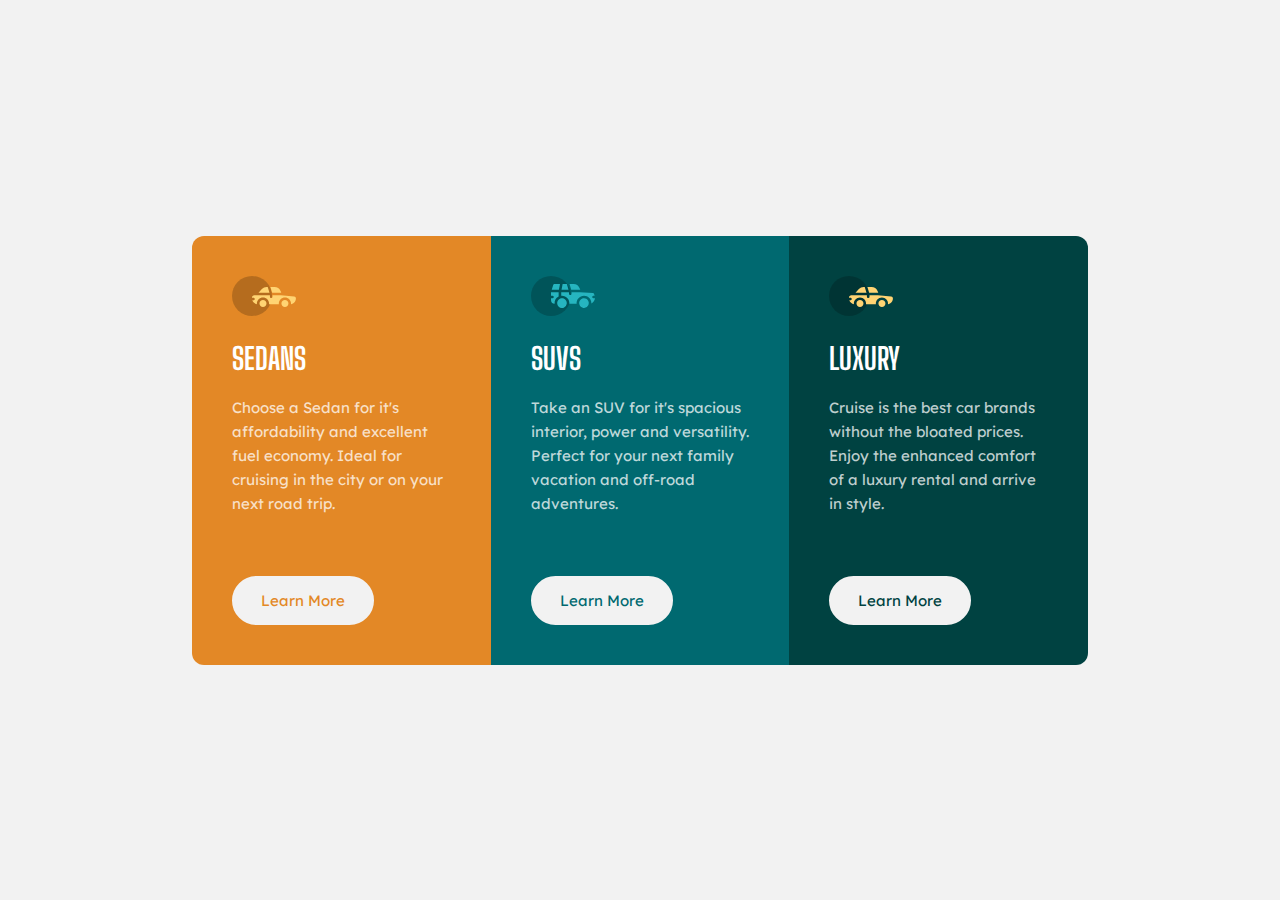
<file: columncard.html>
<!DOCTYPE html>
<html lang="en">
<head>
    <meta charset="UTF-8">
    <meta http-equiv="X-UA-Compatible" content="IE=edge">
    <meta name="viewport" content="width=device-width, initial-scale=1.0">
    <title>columncard</title>
    <link rel="stylesheet" href="columncard.css">
    <link rel="preconnect" href="https://fonts.googleapis.com">
<link rel="preconnect" href="https://fonts.gstatic.com" crossorigin>
<link href="https://fonts.googleapis.com/css2?family=Big+Shoulders+Display:wght@700&family=Lexend+Deca&display=swap" rel="stylesheet">
</head>
<body>
    <div class="container">
        <div class="wrapper">
            <div class=" box box1">
                <img src="img/icon-sedans.svg" alt="">
                <h2>SEDANS</h2>
                <p>Choose a Sedan for it's affordability and excellent fuel economy. Ideal for cruising in the city or on your next road trip.</p>
                <a href="#">Learn More</a>
            </div>

            <div class="box box2">
                <img src="img/icon-suvs.svg" alt="">
                <h2>SUVS</h2>
                <p>Take an SUV for it's spacious interior, power and versatility. Perfect for your next family vacation and off-road adventures.</p>
                <a href="#">Learn More</a>
            </div>

            <div class="box box3">
                <img src="img/icon-sedans.svg" alt="">
                <h2>LUXURY</h2>
                <p>Cruise is the best car brands without the bloated prices. Enjoy the enhanced comfort of a luxury rental and arrive in style.</p>
                <a href="#">Learn More</a>
            </div>
        </div>
    </div>
</body>
</html>
</file>
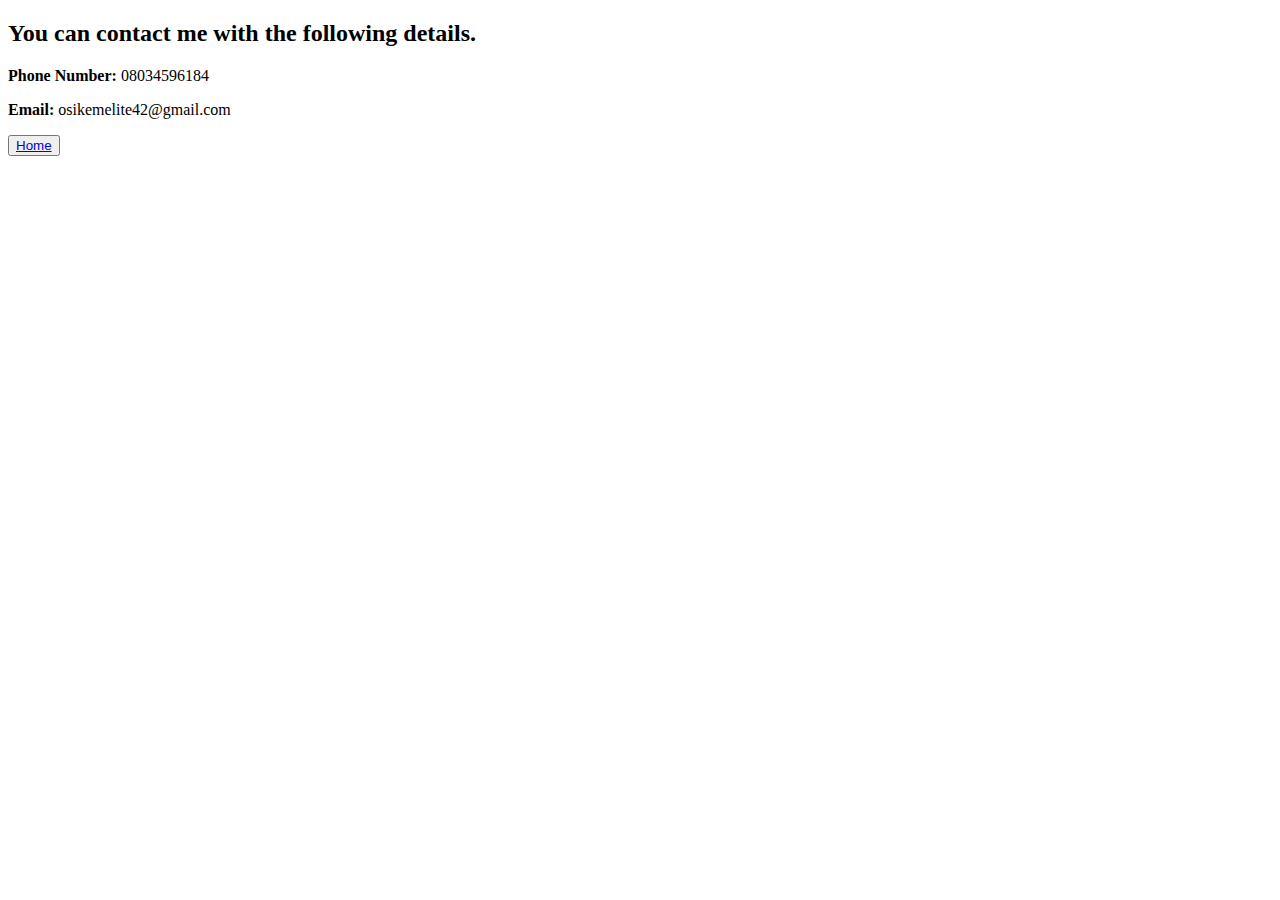
<file: contact.html>
<!DOCTYPE html>
<html lang="en">
<head>
    <meta charset="UTF-8">
    <meta http-equiv="X-UA-Compatible" content="IE=edge">
    <meta name="viewport" content="width=device-width, initial-scale=1.0">
    <title>Contact</title>
</head>
<body>
   <h2>You can contact me with the following details.</h2> 
   <p> <b>Phone Number:</b> 08034596184</p>
   <p><b>Email:</b> osikemelite42@gmail.com</p>
   <button>
    <a href="index.html">Home</a>
   </button>
   
</body>
</html>
</file>
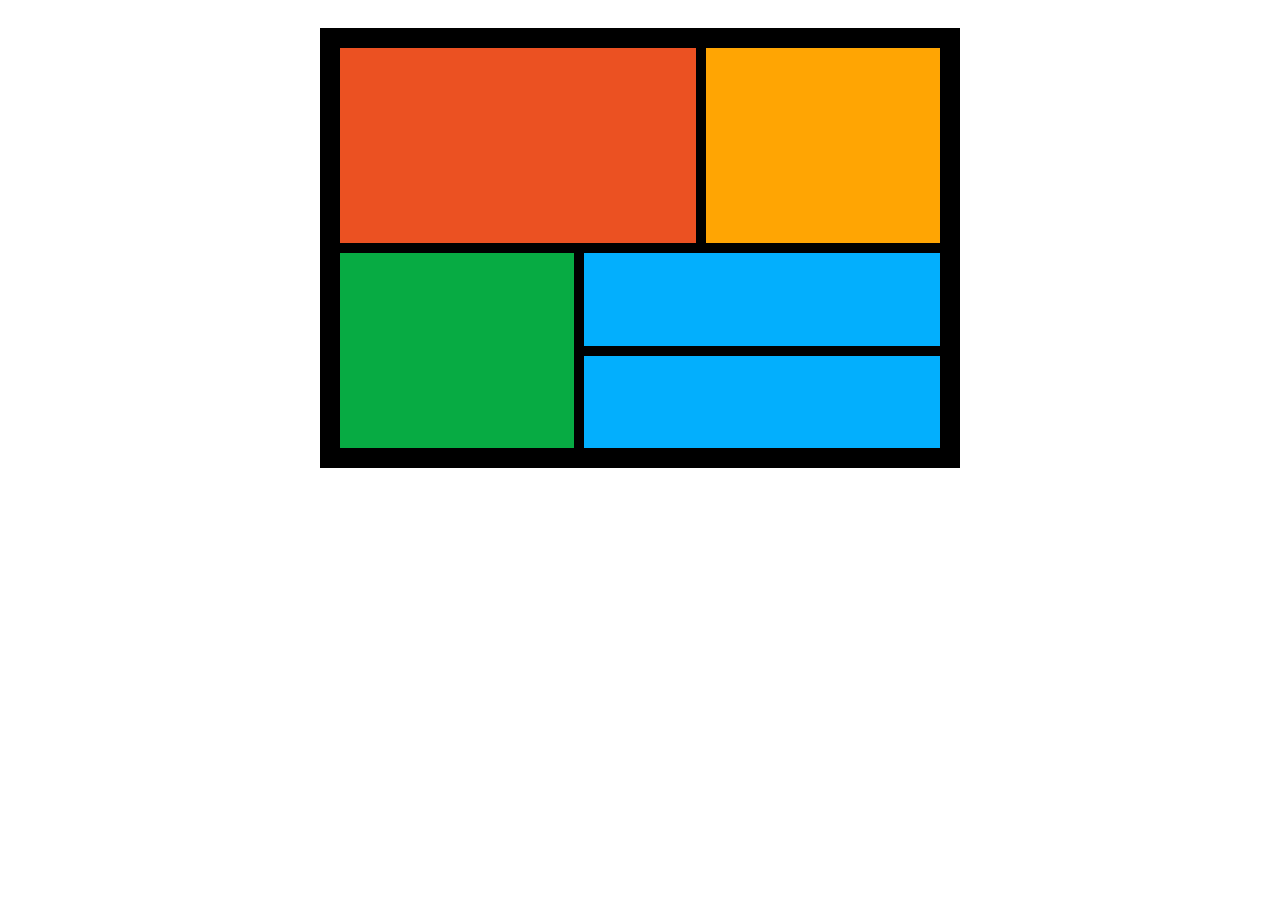
<file: grid.html>
<!DOCTYPE html>
<html lang="en">
<head>
    <meta charset="UTF-8">
    <meta http-equiv="X-UA-Compatible" content="IE=edge">
    <meta name="viewport" content="width=device-width, initial-scale=1.0">
    <title>Grid</title>
</head>
<body>
    <style>
        body {
            padding: 20px;
        }

        .container {
            display: grid;
            grid-template-columns: repeat(5, 1fr);
            grid-template-rows: repeat(4, 1fr);
            gap: 10px;
            max-width: 600px;
            height: 400px;
            margin: 0 auto;
            background-color: #000000;
            padding: 20px;
        }

        .red {
            grid-column: 1/4;
            grid-row: 1/3;
            background-color: #eb5122;
        }

        .orange {
            grid-column: 4/6;
            grid-row: 1/3;
            background-color: #ffa503;
        }

        .green {
            grid-column: 1/3;
            grid-row: 3/5;
            background-color: #07ab43;
        }

        .blue {
            grid-column: 3/6;
            background-color: #03affd;
        }
    </style>
</head>

<body>
    <div class="container">
        <div class="red"></div>
        <div class="orange"></div>
        <div class="green"></div>
        <div class="blue"></div>
        <div class="blue"></div>
    </div>
    

</body>
</html>
</file>
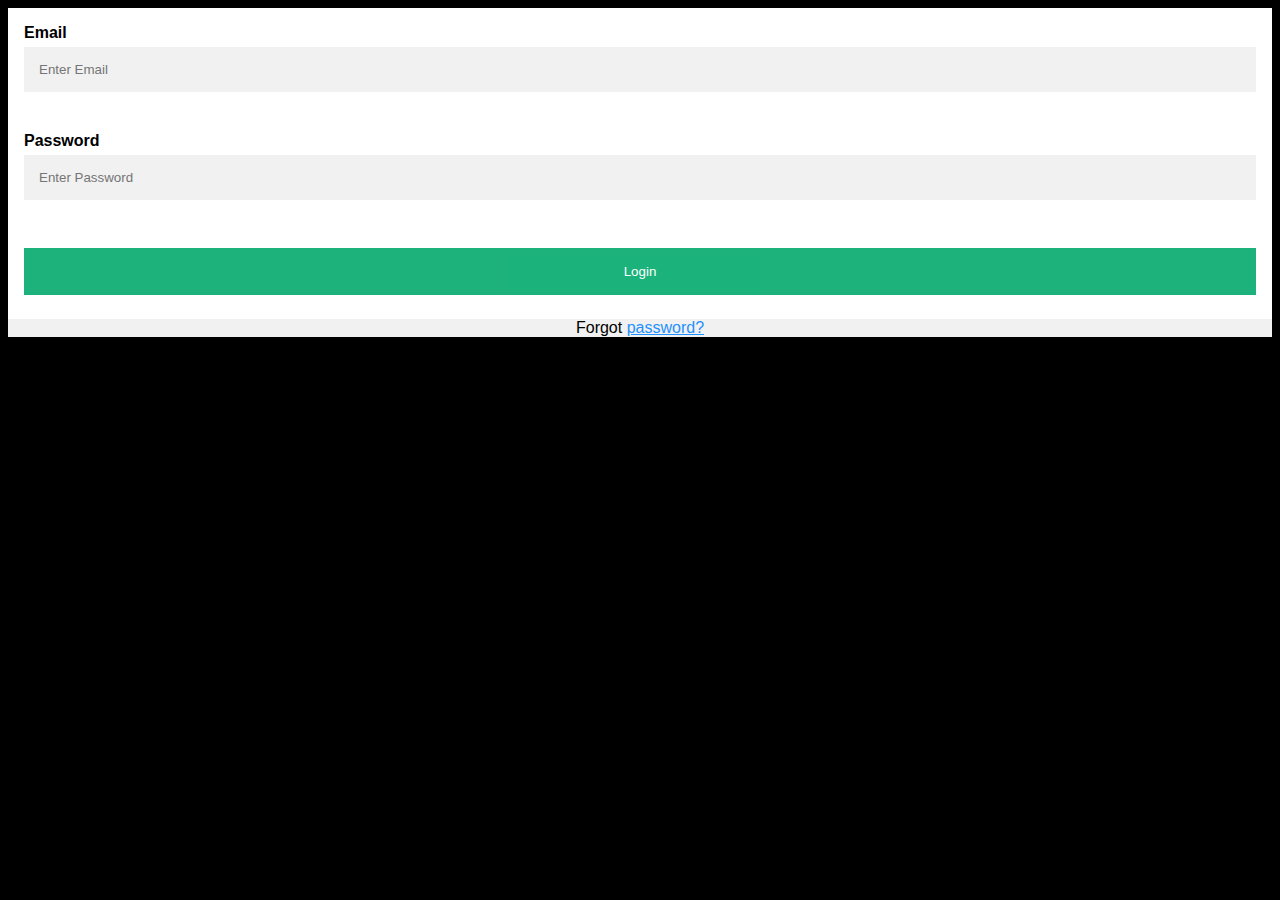
<file: login.html>
<!DOCTYPE html>
<html lang="en">
<head>
    <meta charset="UTF-8">
    <meta http-equiv="X-UA-Compatible" content="IE=edge">
    <meta name="viewport" content="width=device-width, initial-scale=1.0">
    <title>Login Page</title>
    <link rel="stylesheet" href="style.css">
</head>
<body>
    <form action="success.html">
        
          <div class="container">
            <label for="email"><b>Email</b></label>
            <input type="text" placeholder="Enter Email" name="email" id="email" required> <br><br>

        
            <label for="psw"><b>Password</b></label>
            <input type="password" placeholder="Enter Password" name="psw" pattern="(?=.*\d)(?=.*[a-z])(?=.*[A-Z]).{8,}" title="Must contain at least one number and one uppercase and lowercase letter, and at least 8 or more characters" required><br> <br>

        
            <button type="submit" class="registerbtn">Login</button>
            <label>
          </div>

        
          <div class="signin" style="background-color:#f1f1f1">
            <span class="psw">Forgot <a href="#">password?</a></span>
          </div>

    </form>
</body>
</html>
</file>
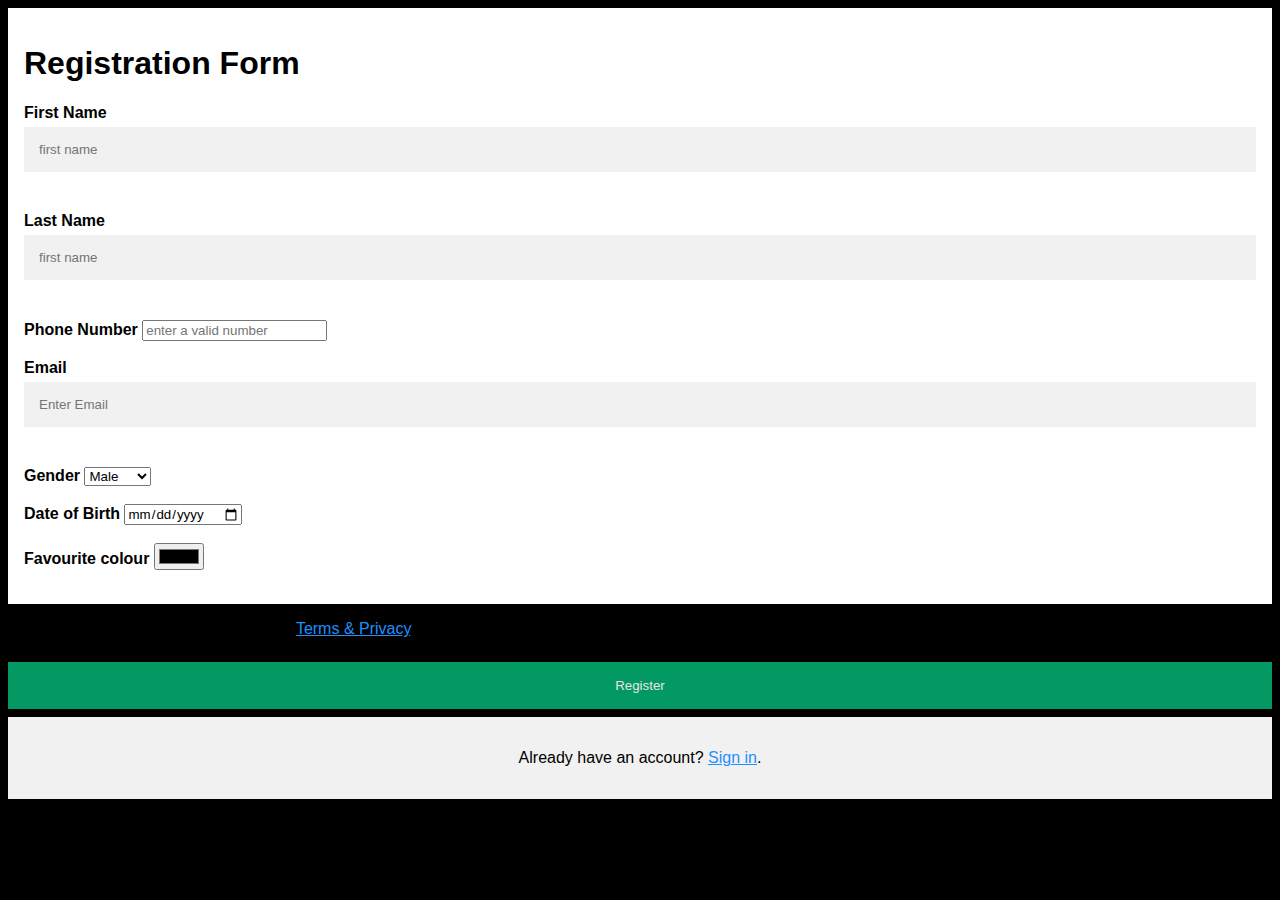
<file: registration.html>
<!DOCTYPE html>
<html lang="en">
<head>
    <meta charset="UTF-8">
    <meta http-equiv="X-UA-Compatible" content="IE=edge">
    <meta name="viewport" content="width=device-width, initial-scale=1.0">
    <title>registration page</title>
    <link rel="stylesheet" href="style.css">
</head>
<body>
    <form action="login.html">
        <div class="container">
            <h1>Registration Form</h1>

            <label for="First Name"><b>First Name</b> </label>
            <input type="text" placeholder="first name" name="first name" id="first name" required> <br><br>

            <label for="Last name"><b>Last Name</b> </label>
            <input type="text" placeholder="first name" name="first name" id="first name" required> <br> <br>

            <label for="phone number"><b>Phone Number</b></label>
            <input type="tel" placeholder="enter a valid number" name="phone number" id="phone number"> <br> <br>
        
            <label for="email"><b>Email</b></label>
            <input type="text" placeholder="Enter Email" name="email" id="email" required> <br><br>

            <label for="gender"><b>Gender</b></label>
            <select name="" id="">
                <option value="">Male</option>
                <option value="">Female</option>
            </select> <br> <br>

            <label for="DOB"><b>Date of Birth</b></label>
            <input type="date" name="DOB" id="DOB"> <br> <br>

            <label for="favourite colour"><b>Favourite colour</b></label>
            <input type="color" name="color" id="color"> <br> <br>
            </div>
        
            <p>By creating an account you agree to our <a href="#">Terms & Privacy</a>.</p>
            <button type="submit" class="registerbtn">Register</button>
          </div>
        
          <div class="container signin">
            <p>Already have an account? <a href="#">Sign in</a>.</p>
          </div>


    </form>
</body>
</html>
</file>
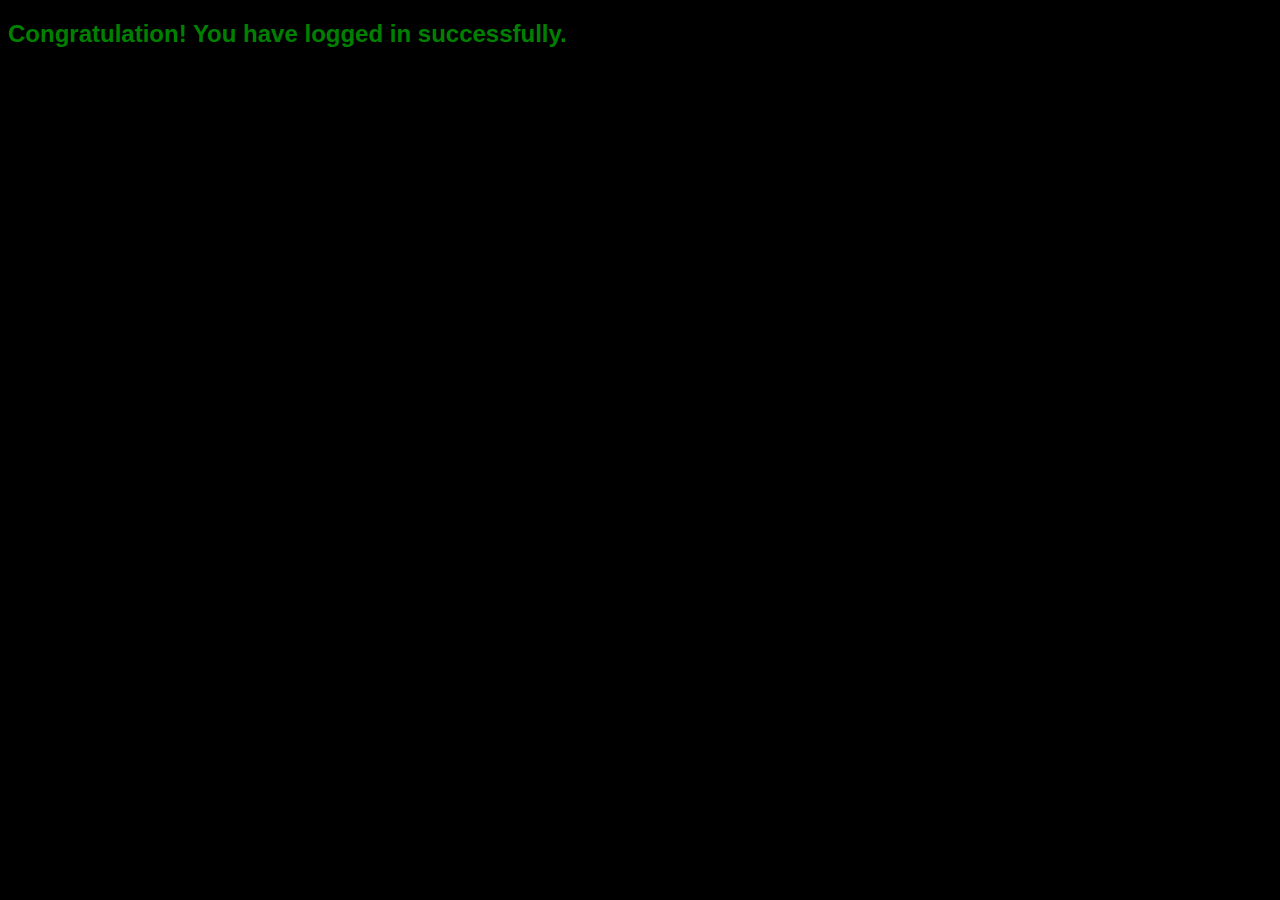
<file: success.html>
<!DOCTYPE html>
<html lang="en">
<head>
    <meta charset="UTF-8">
    <meta http-equiv="X-UA-Compatible" content="IE=edge">
    <meta name="viewport" content="width=device-width, initial-scale=1.0">
    <title>Document</title>
    <link rel="stylesheet" href="style.css">
</head>
<body>
<h2 style="color: green;">Congratulation! You have logged in successfully.</h2>
</body>
</html>
</file>
<file: columncard.css>
*{
    margin: 0;
    padding: 0;
}

body{
    background-color: hsla(0, 0%,  95%);
    min-height: 100vh;
    display: flex;
    align-items: center;
    font-size: 15px;
    font-family: 'Lexend Deca', sans-serif;
    font-weight: 400;
}

.wrapper{
    display: grid;
    grid-template-columns: 1fr 1fr 1fr;
    border-radius: 12px;
    margin: 2rem;
    overflow: hidden;
}

.container{
    max-width: 960px;
    margin: 0 auto;
}

.box1{
    background-color: hsl(31, 77%, 52%);
}

.box2{
    background-color: hsl(184, 100%, 22%);
}

.box3{
    background-color: hsl(179, 100%, 13%);
}

.box{
    padding: 40px;
}

.box h2{
    font-family: 'Big Shoulders Display', cursive;;
    text-transform: uppercase;
    color: white;
    font-size: 30px;
    margin-top: 20px;
}

.box p{
    color: hsla(0, 0%, 100%, 0.75);
    line-height: 1.6;
    margin-top: 20px;
}

.box a{
    text-decoration: none;
    background-color: hsl(0, 0%, 95%);
    padding: 13px 27px;
    border-radius: 26px;
    margin-top: 60px;
    display: inline-block;
    border: 2px solid hsl(0, 0%, 95%);
    transition: all .4s ease-in-out;
}

.box1 a{
    color:hsl(31, 77%, 52%) ;
}

.box2 a{
    color: hsl(184, 100%, 22%);

}

.box3 a{
    color: hsl(179, 100%, 13%);

}

.box a:hover{
    color: hsl(0, 0%, 95%);
    background: transparent;
}

@media only  screen and (max-width:375px) {
    .wrapper{
        grid-template-columns: 1fr;
    }
    
}
</file>
<file: style.css>
*{
    font-family: Arial, Helvetica, sans-serif;
    box-sizing: border-box;
}
body{
    background-color: black;
}

.container{
    padding: 16px;
    background-color: white;
}

input[type=text], input[type=password]{
    width: 100%;
    padding: 15px;
    margin: 5px 0 22px 0;
    display: inline-block;
    border: none;
    background: #f1f1f1;
}
input[type=text]:focus, input[type=password]:focus{
    background-color: yellowgreen;
    outline: none;
}

.registerbtn{
    background-color: #04aa6d;
    color: white;
    padding: 16px 20px;
    margin: 8px 0;
    border: none;
    cursor: pointer;
    width: 100%;
    opacity: 0.9;
}

.registerbtn:hover{
    opacity: 1;
}
a{
    color: dodgerblue;
}
.signin{
    text-align: center;
    background-color: #f1f1f1;
}
</file>
